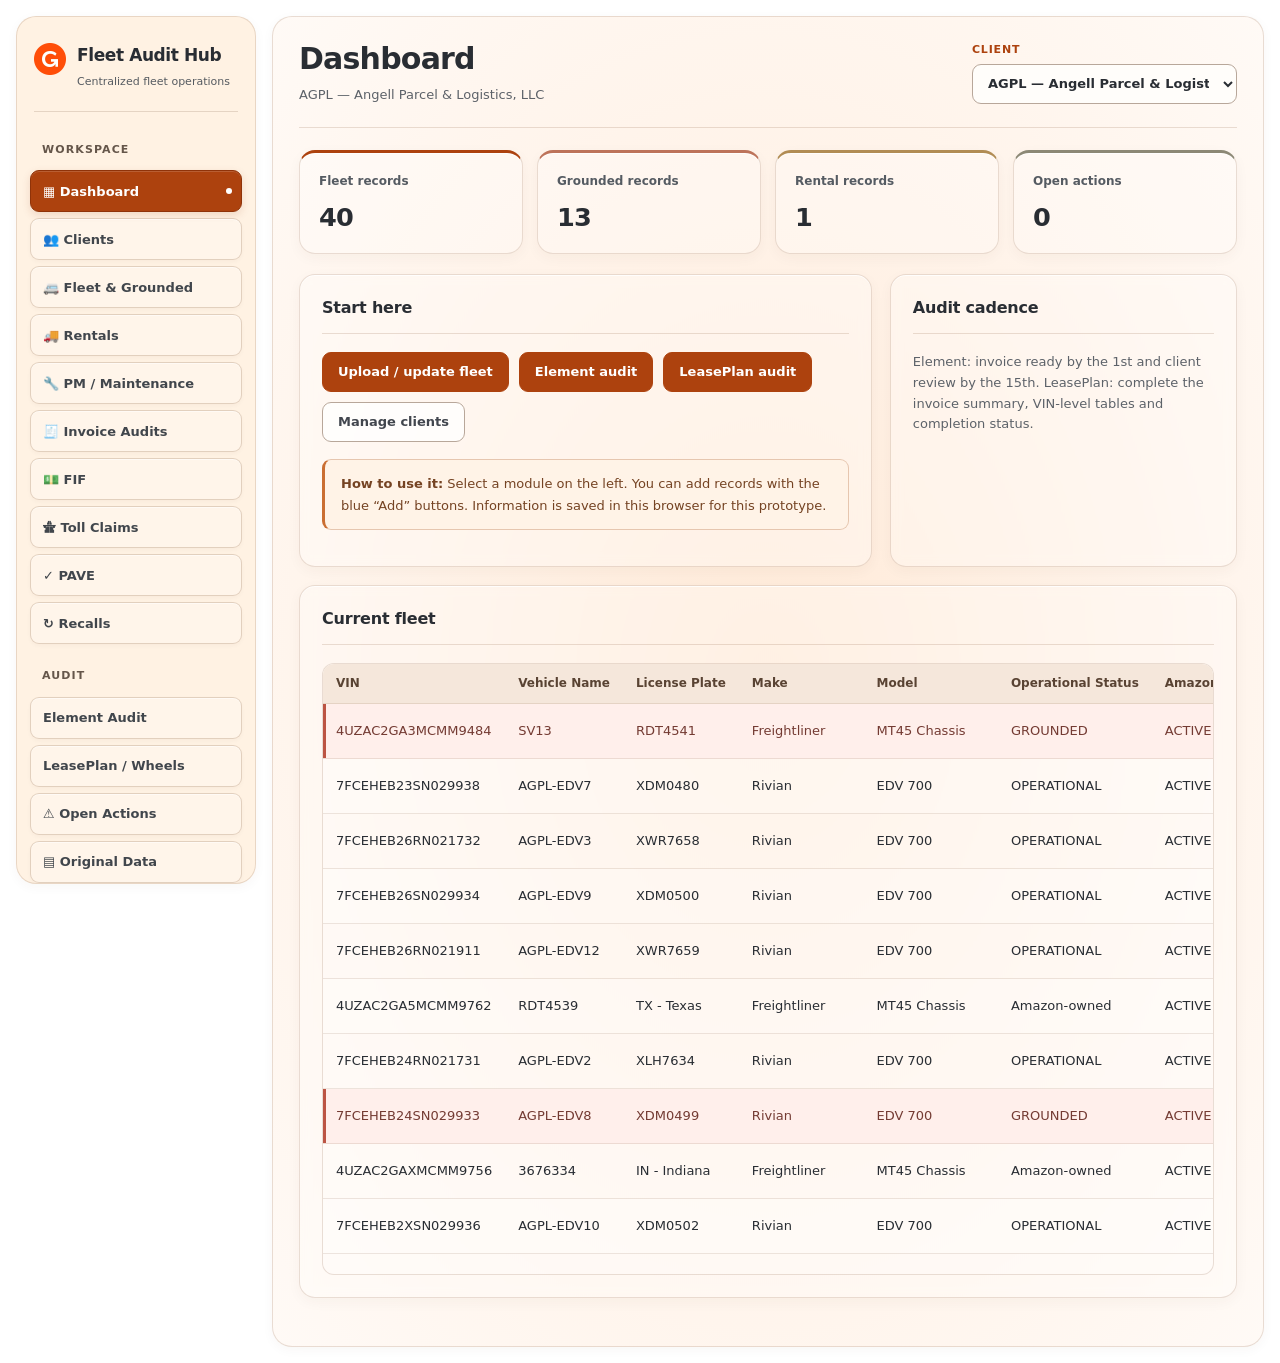
<file: index.html>
<!doctype html>
<html lang="en">
<head>
<meta charset="utf-8">
<meta name="viewport" content="width=device-width,initial-scale=1">
<title>Fleet Audit Hub</title>
<!-- this file is not being used on the website, but is still on the project, can be deleted if desired -->

<link rel="stylesheet" href="css/app.css">
</head>
<body>
<div class="app">
<aside class="side"><div class="brand">Fleet Audit Hub<span>Centralized fleet operations</span></div>
<div class="nav">
<div class="section">Workspace</div>
<button data-view="dashboard">▦ Dashboard</button>
<button data-view="clients">👥 Clients</button>
<button data-view="fleet">🚐 Fleet & Grounded</button>
<button data-view="rentals">🚚 Rentals</button>
<button data-view="maintenance">🔧 PM / Maintenance</button>
<button data-view="invoices">🧾 Invoice Audits</button>
<button data-view="fif">💵 FIF</button>
<button data-view="tolls">🛣 Toll Claims</button>
<button data-view="pave">✓ PAVE</button>
<button data-view="recalls">↻ Recalls</button>
<div class="section">Audit</div>
<button data-view="element">Element Audit</button>
<button data-view="leaseplan">LeasePlan / Wheels</button>
<button data-view="actions">⚠ Open Actions</button>
<button data-view="legacy">▤ Original Data</button>
</div></aside>
<main>
<div class="top"><div><h1 id="title">Dashboard</h1><div id="subtitle" class="muted">Your AGPL workbook, organized into one application.</div></div>
<div><div class="small">Client</div><select id="clientSelect" aria-label="Select client"><option>Loading clients…</option></select></div></div>
<div id="content"></div>
</main></div>


<script src="vendor/xlsx.full.min.js"></script>
<!-- Load definitions first; bootstrap runs migrations and starts the UI last. -->
<script src="data/workbook.js"></script>
<script src="js/core/config.js"></script>
<script src="js/core/state.js"></script>
<script src="js/shared/values.js"></script>
<script src="js/core/migrations.js"></script>
<script src="js/core/selectors.js"></script>
<script src="js/shared/ui.js"></script>
<script src="js/shared/csv.js"></script>
<script src="js/features/fleet/table.js"></script>
<script src="js/features/dashboard.js"></script>
<script src="js/features/clients.js"></script>
<script src="js/features/fleet/page.js"></script>
<script src="js/features/fleet/import.js"></script>
<script src="js/features/fleet/editor.js"></script>
<script src="js/features/trackers.js"></script>
<script src="js/features/actions.js"></script>
<script src="js/features/invoices.js"></script>
<script src="js/features/element/review-model.js"></script>
<script src="js/features/element/audit-model.js"></script>
<script src="js/features/element/source.js"></script>
<script src="js/features/element/tables.js"></script>
<script src="js/features/element/review-export.js"></script>
<script src="js/features/element/toll-import.js"></script>
<script src="js/features/element/maintenance-import.js"></script>
<script src="js/features/element/invoice-import.js"></script>
<script src="js/features/element/drafts.js"></script>
<script src="js/features/element/history.js"></script>
<script src="js/features/element/backup.js"></script>
<script src="js/features/element/reports.js"></script>
<script src="js/features/element/page.js"></script>
<script src="js/features/leaseplan.js"></script>
<script src="js/features/original-data.js"></script>
<script src="js/core/navigation.js"></script>
<script src="js/bootstrap.js"></script>
</body></html>
</file>
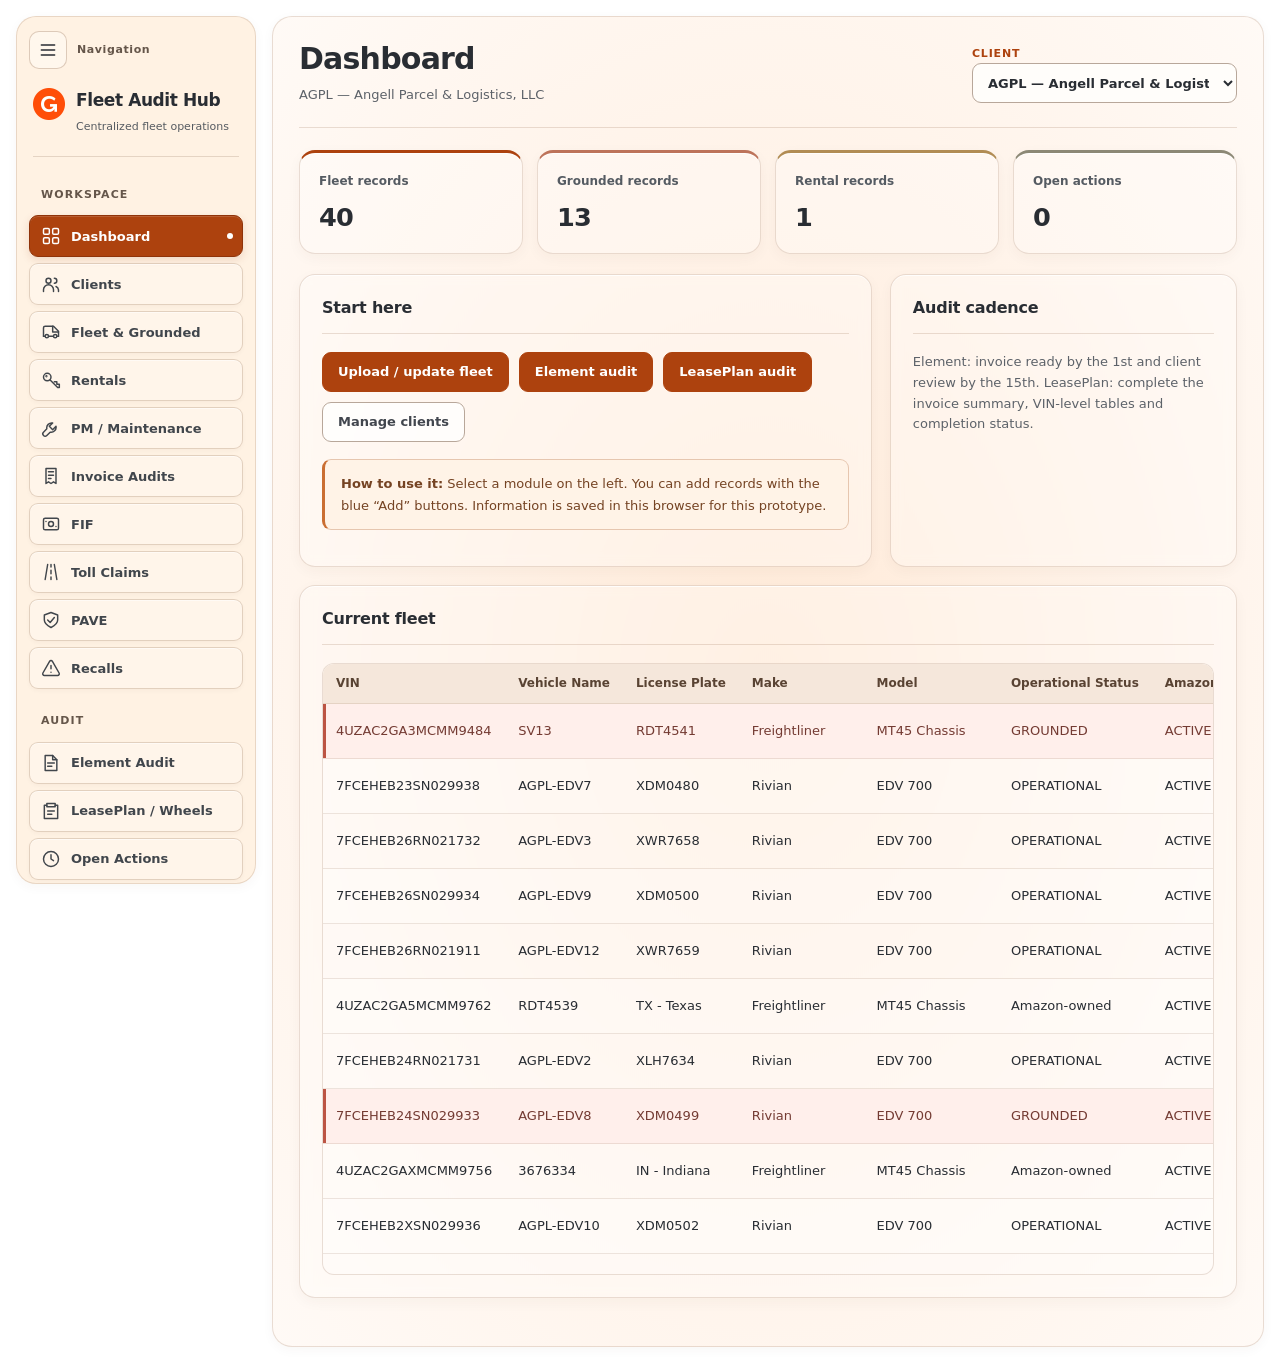
<file: Fleet_Audit_Hub_v3.html>
<!doctype html>
<html lang="en">
<head>
  <meta charset="utf-8">
  <meta name="viewport" content="width=device-width, initial-scale=1">

  <title>Fleet Audit Hub</title>

  <link rel="stylesheet" href="css/app.css">
  <link rel="stylesheet" href="css/components/sidebar.css">
</head>

<body>
  <div class="app">
    <aside class="side" aria-label="Workspace sidebar">

      <!-- Toggle between compact and expanded navigation. -->
      <div class="sidebar-tools">
        <button
          type="button"
          id="sidebarToggle"
          class="sidebar-toggle"
          aria-controls="primaryNavigation"
          aria-expanded="true"
          aria-label="Collapse navigation"
          title="Collapse navigation"
        >
          <svg
            viewBox="0 0 24 24"
            aria-hidden="true"
            focusable="false"
          >
            <path d="M4 6h16M4 12h16M4 18h16"/>
          </svg>
        </button>

        <span class="sidebar-caption" aria-hidden="true">
          Navigation
        </span>
      </div>

      <!-- The embedded brand image is defined in layout.css. -->
      <div class="brand">
        Fleet Audit Hub
        <span>Centralized fleet operations</span>
      </div>

      <nav
        class="nav"
        id="primaryNavigation"
        aria-label="Main navigation"
      >
        <div class="section">Workspace</div>

        <button
          type="button"
          data-view="dashboard"
          aria-label="Dashboard"
          title="Dashboard"
        >
          <svg
            class="nav-icon"
            viewBox="0 0 24 24"
            aria-hidden="true"
            focusable="false"
          >
            <rect x="3" y="3" width="7" height="7" rx="1.5"/>
            <rect x="14" y="3" width="7" height="7" rx="1.5"/>
            <rect x="3" y="14" width="7" height="7" rx="1.5"/>
            <rect x="14" y="14" width="7" height="7" rx="1.5"/>
          </svg>
          <span class="nav-label">Dashboard</span>
        </button>

        <button
          type="button"
          data-view="clients"
          aria-label="Clients"
          title="Clients"
        >
          <svg
            class="nav-icon"
            viewBox="0 0 24 24"
            aria-hidden="true"
            focusable="false"
          >
            <circle cx="9" cy="8" r="3"/>
            <path d="M3 21v-2a6 6 0 0 1 12 0v2"/>
            <path d="M16 5a3 3 0 0 1 0 6m2 4a5 5 0 0 1 3 4v2"/>
          </svg>
          <span class="nav-label">Clients</span>
        </button>

        <button
          type="button"
          data-view="fleet"
          aria-label="Fleet &amp; Grounded"
          title="Fleet &amp; Grounded"
        >
          <svg
            class="nav-icon"
            viewBox="0 0 24 24"
            aria-hidden="true"
            focusable="false"
          >
            <path d="M3 17V7a2 2 0 0 1 2-2h10l6 6v6"/>
            <path d="M3 17h2m4 0h6m4 0h2M14 5v7h7"/>
            <circle cx="7" cy="17" r="2"/>
            <circle cx="17" cy="17" r="2"/>
          </svg>
          <span class="nav-label">Fleet &amp; Grounded</span>
        </button>

        <button
          type="button"
          data-view="rentals"
          aria-label="Rentals"
          title="Rentals"
        >
          <svg
            class="nav-icon"
            viewBox="0 0 24 24"
            aria-hidden="true"
            focusable="false"
          >
            <circle cx="7.5" cy="8.5" r="4.5"/>
            <path d="m11 12 9 9h2v-4h-3v-3h-3"/>
            <circle cx="6.5" cy="7.5" r=".5"/>
          </svg>
          <span class="nav-label">Rentals</span>
        </button>

        <button
          type="button"
          data-view="maintenance"
          aria-label="PM / Maintenance"
          title="PM / Maintenance"
        >
          <svg
            class="nav-icon"
            viewBox="0 0 24 24"
            aria-hidden="true"
            focusable="false"
          >
            <path d="M14 6a6 6 0 0 0-7 7l-4 4a2.8 2.8 0 0 0 4 4l4-4a6 6 0 0 0 7-7l-4 4-4-4 4-4Z"/>
          </svg>
          <span class="nav-label">PM / Maintenance</span>
        </button>

        <button
          type="button"
          data-view="invoices"
          aria-label="Invoice Audits"
          title="Invoice Audits"
        >
          <svg
            class="nav-icon"
            viewBox="0 0 24 24"
            aria-hidden="true"
            focusable="false"
          >
            <path d="M6 3h12v18l-3-2-3 2-3-2-3 2V3Z"/>
            <path d="M9 7h6M9 11h6M9 15h3"/>
          </svg>
          <span class="nav-label">Invoice Audits</span>
        </button>

        <button
          type="button"
          data-view="fif"
          aria-label="FIF"
          title="FIF"
        >
          <svg
            class="nav-icon"
            viewBox="0 0 24 24"
            aria-hidden="true"
            focusable="false"
          >
            <rect x="3" y="5" width="18" height="14" rx="2"/>
            <circle cx="12" cy="12" r="3"/>
            <path d="M6 9h.01M18 15h.01"/>
          </svg>
          <span class="nav-label">FIF</span>
        </button>

        <button
          type="button"
          data-view="tolls"
          aria-label="Toll Claims"
          title="Toll Claims"
        >
          <svg
            class="nav-icon"
            viewBox="0 0 24 24"
            aria-hidden="true"
            focusable="false"
          >
            <path d="M5 21 8 3m11 18L16 3M12 3v3m0 4v4m0 4v3"/>
          </svg>
          <span class="nav-label">Toll Claims</span>
        </button>

        <button
          type="button"
          data-view="pave"
          aria-label="PAVE"
          title="PAVE"
        >
          <svg
            class="nav-icon"
            viewBox="0 0 24 24"
            aria-hidden="true"
            focusable="false"
          >
            <path d="M12 3 4 6v6c0 5 8 9 8 9s8-4 8-9V6l-8-3Z"/>
            <path d="m8 12 3 3 5-6"/>
          </svg>
          <span class="nav-label">PAVE</span>
        </button>

        <button
          type="button"
          data-view="recalls"
          aria-label="Recalls"
          title="Recalls"
        >
          <svg
            class="nav-icon"
            viewBox="0 0 24 24"
            aria-hidden="true"
            focusable="false"
          >
            <path d="m10.3 4-8 14A2 2 0 0 0 4 21h16a2 2 0 0 0 1.7-3l-8-14a2 2 0 0 0-3.4 0Z"/>
            <path d="M12 9v4m0 4h.01"/>
          </svg>
          <span class="nav-label">Recalls</span>
        </button>

        <div class="section">Audit</div>

        <button
          type="button"
          data-view="element"
          aria-label="Element Audit"
          title="Element Audit"
        >
          <svg
            class="nav-icon"
            viewBox="0 0 24 24"
            aria-hidden="true"
            focusable="false"
          >
            <path d="M14 3H5v18h14V8l-5-5Z"/>
            <path d="M14 3v5h5M8 12h8m-8 4h5"/>
          </svg>
          <span class="nav-label">Element Audit</span>
        </button>

        <button
          type="button"
          data-view="leaseplan"
          aria-label="LeasePlan / Wheels"
          title="LeasePlan / Wheels"
        >
          <svg
            class="nav-icon"
            viewBox="0 0 24 24"
            aria-hidden="true"
            focusable="false"
          >
            <path d="M7 3h10v4H7z"/>
            <path d="M7 5H4v16h16V5h-3M8 12h8m-8 4h5"/>
          </svg>
          <span class="nav-label">LeasePlan / Wheels</span>
        </button>

        <button
          type="button"
          data-view="actions"
          aria-label="Open Actions"
          title="Open Actions"
        >
          <svg
            class="nav-icon"
            viewBox="0 0 24 24"
            aria-hidden="true"
            focusable="false"
          >
            <circle cx="12" cy="12" r="9"/>
            <path d="M12 7v5l3 2"/>
          </svg>
          <span class="nav-label">Open Actions</span>
        </button>

        <button
          type="button"
          data-view="legacy"
          aria-label="Original Data"
          title="Original Data"
        >
          <svg
            class="nav-icon"
            viewBox="0 0 24 24"
            aria-hidden="true"
            focusable="false"
          >
            <ellipse cx="12" cy="5" rx="8" ry="3"/>
            <path d="M4 5v7c0 4 16 4 16 0V5M4 12v7c0 4 16 4 16 0v-7"/>
          </svg>
          <span class="nav-label">Original Data</span>
        </button>
      </nav>
    </aside>

    <!-- The workspace automatically fills the available width. -->
    <main>
      <header class="top">
        <div>
          <h1 id="title">Dashboard</h1>
          <div id="subtitle" class="muted">
            Your fleet operations, organized in one workspace.
          </div>
        </div>

        <div>
          <label class="small" for="clientSelect">Client</label>
          <select id="clientSelect">
            <option>Loading clients…</option>
          </select>
        </div>
      </header>

      <div id="content"></div>
    </main>
  </div>

  <!-- Local spreadsheet library and original workbook data. -->
  <script src="vendor/xlsx.full.min.js"></script>
  <script src="data/workbook.js"></script>

  <!-- Configuration, workspace state and shared helpers. -->
  <script src="js/core/config.js"></script>
  <script src="js/core/state.js"></script>
  <script src="js/shared/values.js"></script>
  <script src="js/core/migrations.js"></script>
  <script src="js/core/selectors.js"></script>
  <script src="js/shared/ui.js"></script>
  <script src="js/shared/csv.js"></script>

  <!-- Fleet operations and general workspace pages. -->
  <script src="js/features/fleet/table.js"></script>
  <script src="js/features/dashboard.js"></script>
  <script src="js/features/clients.js"></script>
  <script src="js/features/fleet/page.js"></script>
  <script src="js/features/fleet/import.js"></script>
  <script src="js/features/fleet/editor.js"></script>
  <script src="js/features/trackers.js"></script>
  <script src="js/features/actions.js"></script>
  <script src="js/features/invoices.js"></script>

  <!-- Element invoice audit modules. -->
  <script src="js/features/element/review-model.js"></script>
  <script src="js/features/element/audit-model.js"></script>
  <script src="js/features/element/source.js"></script>
  <script src="js/features/element/tables.js"></script>
  <script src="js/features/element/review-export.js"></script>
  <script src="js/features/element/toll-import.js"></script>
  <script src="js/features/element/maintenance-import.js"></script>
  <script src="js/features/element/invoice-import.js"></script>
  <script src="js/features/element/drafts.js"></script>
  <script src="js/features/element/history.js"></script>
  <script src="js/features/element/backup.js"></script>
  <script src="js/features/element/reports.js"></script>
  <script src="js/features/element/page.js"></script>

  <!-- Additional pages and navigation controls. -->
  <script src="js/features/leaseplan.js"></script>
  <script src="js/features/original-data.js"></script>
  <script src="js/core/navigation.js"></script>
  <script src="js/core/sidebar.js"></script>

  <!-- Start the application after all definitions are loaded. -->
  <script src="js/bootstrap.js"></script>
</body>
</html>
</file>
<file: css/app.css>
/* Load tokens before components; responsive adjustments always come last. */
@import url("theme.css");
@import url("base.css");
@import url("layout.css");
@import url("components/forms.css");
@import url("components/cards.css");
@import url("components/tables.css");
@import url("components/feedback.css");
@import url("features/dashboard.css");
@import url("features/fleet.css");
@import url("features/element.css");
@import url("utilities.css");
@import url("responsive.css");
</file>
<file: css/components/sidebar.css>
/* Navigation dimensions and animation settings. */
.app[data-sidebar] {
  --rail-width: 240px;
  --rail-duration: 200ms;
  --rail-easing: cubic-bezier(0.2, 0.7, 0.2, 1);
}

/* Animate the rail width; the flexible workspace fills the remaining space. */
.app[data-sidebar] .side {
  flex-basis: var(--rail-width);
  width: var(--rail-width);
  padding: 14px 12px 20px;
  overflow-x: hidden;

  transition:
    width var(--rail-duration) var(--rail-easing),
    flex-basis var(--rail-duration) var(--rail-easing);
}

/* Hamburger button and its caption. */
.sidebar-tools {
  display: flex;
  align-items: center;
  gap: 10px;
  min-height: 38px;
  margin-bottom: 15px;
}

.sidebar-toggle {
  display: grid;
  place-items: center;

  flex: 0 0 38px;
  width: 38px;
  height: 38px;
  padding: 8px;

  border: 1px solid rgba(135, 87, 53, 0.28);
  border-radius: 10px;
  background: rgba(255, 255, 255, 0.36);
  color: var(--ink);

  cursor: pointer;
}

.sidebar-toggle:hover {
  border-color: var(--accent);
  background: rgba(255, 255, 255, 0.65);
}

.sidebar-toggle:focus-visible {
  outline: 2px solid var(--accent);
  outline-offset: 3px;
}

.sidebar-toggle svg,
.nav-icon {
  display: block;
  width: 20px;
  height: 20px;

  fill: none;
  stroke: currentColor;
  stroke-width: 1.75;
  stroke-linecap: round;
  stroke-linejoin: round;
}

.sidebar-caption {
  color: #65564a;
  font-size: 11px;
  font-weight: 700;
  letter-spacing: 0.6px;
  white-space: nowrap;
}

/* Keep icon positions consistent while labels appear or disappear. */
.app[data-sidebar] .nav {
  display: grid;
  gap: 6px;
}

.app[data-sidebar] .nav button {
  display: flex;
  align-items: center;
  gap: 10px;

  min-height: 42px;
  padding: 10px 11px;
}

.nav-icon {
  flex: 0 0 20px;
  transition: transform 160ms ease;
}

.nav button:hover .nav-icon,
.nav button:focus-visible .nav-icon {
  transform: translateY(-1px);
}

.app[data-sidebar] .nav button > span,
.sidebar-caption {
  min-width: 0;
  max-width: 175px;
  overflow: hidden;
  opacity: 1;
  white-space: nowrap;

  transition:
    max-width var(--rail-duration) var(--rail-easing),
    opacity 120ms ease;
}

/* The existing logo and title disappear together in compact mode. */
.app[data-sidebar] .brand {
  max-height: 100px;
  overflow: hidden;

  transition:
    opacity 120ms ease,
    max-height var(--rail-duration) var(--rail-easing),
    margin var(--rail-duration) var(--rail-easing),
    padding var(--rail-duration) var(--rail-easing);
}

/* Compact navigation. */
.app[data-sidebar="collapsed"] {
  --rail-width: 76px;
}

.app[data-sidebar="collapsed"] .sidebar-tools {
  justify-content: center;
  gap: 0;
}

.app[data-sidebar="collapsed"] .sidebar-caption,
.app[data-sidebar="collapsed"] .nav button > span {
  max-width: 0;
  opacity: 0;
}

.app[data-sidebar="collapsed"] .brand {
  min-height: 0;
  max-height: 0;
  margin: 0;
  padding: 0;

  border: 0;
  opacity: 0;
}

.app[data-sidebar="collapsed"] .nav button {
  justify-content: center;
  gap: 0;
  padding: 10px 0;
}

.app[data-sidebar="collapsed"] .nav button.active::after {
  display: none;
}

/* Replace section titles with small separators. */
.app[data-sidebar="collapsed"] .section {
  display: block;
  overflow: hidden;

  height: 12px;
  margin: 3px 7px;
  padding: 0;

  border-top: 1px solid rgba(135, 87, 53, 0.2);
  font-size: 0;
}

/* Slightly narrower expanded rail on smaller desktop screens. */
@media (min-width: 761px) and (max-width: 1150px) {
  .app[data-sidebar="expanded"] {
    --rail-width: 218px;
  }

  .app[data-sidebar="expanded"] .nav button {
    gap: 8px;
    font-size: 12px;
  }
}

/* Phone layout: expanded navigation above, compact navigation beside. */
@media (max-width: 760px) {
  .app[data-sidebar="expanded"] .side {
    width: auto;
  }

  .app[data-sidebar="expanded"] .nav {
    grid-template-columns: repeat(2, minmax(0, 1fr));
  }

  .app[data-sidebar="expanded"] .nav .section {
    display: block;
    grid-column: 1 / -1;
  }

  .app[data-sidebar="expanded"] .nav button {
    width: 100%;
    gap: 8px;
    font-size: 12px;
  }

  .app[data-sidebar="expanded"] .nav button > span {
    white-space: normal;
  }

  .app[data-sidebar="collapsed"] {
    display: flex;
  }

  .app[data-sidebar="collapsed"] .side {
    position: sticky;
    top: 10px;

    height: calc(100vh - 20px);
    height: calc(100dvh - 20px);
    margin-right: 0;
  }

  .app[data-sidebar="collapsed"] main {
    margin-left: 8px;
    padding-right: 10px;
    padding-left: 10px;
  }
}

/* Respect reduced-motion preferences. */
@media (prefers-reduced-motion: reduce) {
  .app[data-sidebar] .side,
  .app[data-sidebar] .brand,
  .app[data-sidebar] .nav button > span,
  .sidebar-caption,
  .nav-icon {
    transition: none;
  }

  .nav button:hover .nav-icon,
  .nav button:focus-visible .nav-icon {
    transform: none;
  }
}
</file>
